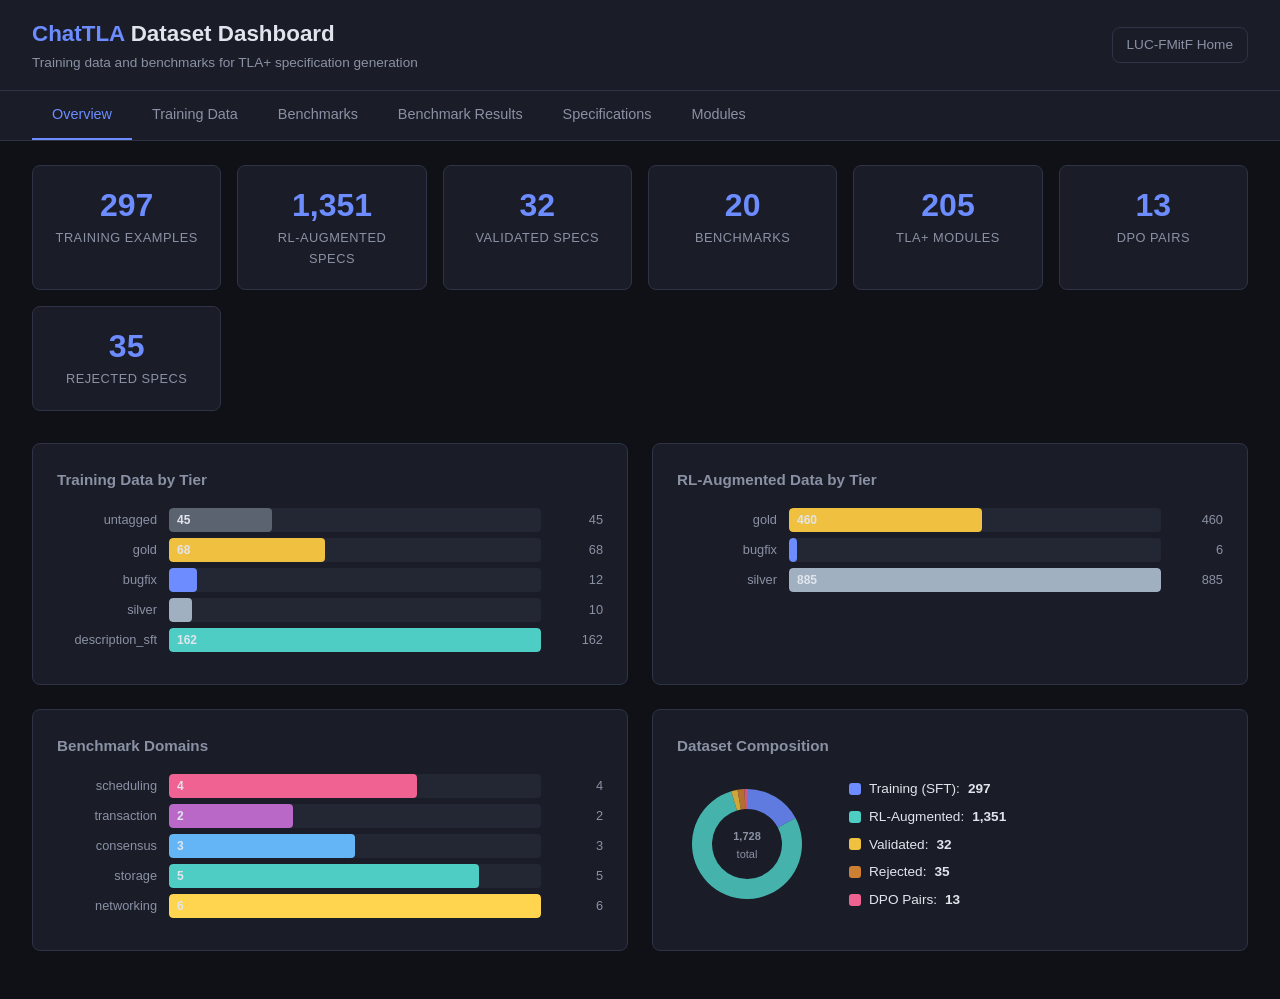
<file: src/_extra/TLA-extraction/data/index.html>
<!DOCTYPE html>
<html lang="en">
<head>
<meta charset="UTF-8">
<meta name="viewport" content="width=device-width, initial-scale=1.0">
<title>ChatTLA Dataset Dashboard — LUC-FMitF</title>
<style>
:root {
  --bg: #0f1117;
  --surface: #1a1d27;
  --surface2: #232733;
  --border: #2e3345;
  --text: #e1e4ed;
  --text-dim: #8b91a5;
  --accent: #6c8cff;
  --accent2: #4ecdc4;
  --gold: #f0c040;
  --silver: #a0b0c0;
  --bronze: #cd7f32;
  --green: #4ecf73;
  --red: #f05050;
  --radius: 8px;
}
* { margin: 0; padding: 0; box-sizing: border-box; }
body {
  font-family: -apple-system, BlinkMacSystemFont, 'Segoe UI', Roboto, sans-serif;
  background: var(--bg);
  color: var(--text);
  line-height: 1.6;
}
a { color: var(--accent); text-decoration: none; }
a:hover { text-decoration: underline; }

/* Header */
.header {
  background: var(--surface);
  border-bottom: 1px solid var(--border);
  padding: 16px 32px;
  display: flex;
  align-items: center;
  gap: 16px;
}
.header h1 { font-size: 1.4rem; font-weight: 600; }
.header h1 span { color: var(--accent); }
.header .subtitle { color: var(--text-dim); font-size: 0.85rem; }
.header .nav-home {
  margin-left: auto;
  color: var(--text-dim);
  font-size: 0.85rem;
  padding: 6px 14px;
  border: 1px solid var(--border);
  border-radius: var(--radius);
}
.header .nav-home:hover { color: var(--text); border-color: var(--accent); text-decoration: none; }

/* Tabs */
.tabs {
  display: flex;
  gap: 0;
  background: var(--surface);
  border-bottom: 1px solid var(--border);
  padding: 0 32px;
  overflow-x: auto;
}
.tab {
  padding: 12px 20px;
  cursor: pointer;
  color: var(--text-dim);
  font-size: 0.9rem;
  border-bottom: 2px solid transparent;
  transition: all 0.2s;
  white-space: nowrap;
  user-select: none;
}
.tab:hover { color: var(--text); }
.tab.active { color: var(--accent); border-bottom-color: var(--accent); }

/* Content */
.content { max-width: 1400px; margin: 0 auto; padding: 24px 32px; }
.panel { display: none; }
.panel.active { display: block; }

/* Stats cards */
.stats-grid {
  display: grid;
  grid-template-columns: repeat(auto-fit, minmax(180px, 1fr));
  gap: 16px;
  margin-bottom: 32px;
}
.stat-card {
  background: var(--surface);
  border: 1px solid var(--border);
  border-radius: var(--radius);
  padding: 20px;
  text-align: center;
}
.stat-card .value {
  font-size: 2rem;
  font-weight: 700;
  color: var(--accent);
  line-height: 1.2;
}
.stat-card .label {
  font-size: 0.8rem;
  color: var(--text-dim);
  margin-top: 4px;
  text-transform: uppercase;
  letter-spacing: 0.5px;
}

/* Section headers */
.section-title {
  font-size: 1.1rem;
  font-weight: 600;
  margin-bottom: 16px;
  color: var(--text);
}

/* Charts */
.chart-container {
  background: var(--surface);
  border: 1px solid var(--border);
  border-radius: var(--radius);
  padding: 24px;
  margin-bottom: 24px;
}
.chart-container h3 { font-size: 0.95rem; margin-bottom: 16px; color: var(--text-dim); }
svg text { fill: var(--text-dim); font-size: 11px; }
svg .axis-line { stroke: var(--border); }
svg .grid-line { stroke: var(--border); stroke-dasharray: 4 4; opacity: 0.5; }

/* Tier badges */
.tier {
  display: inline-block;
  padding: 2px 10px;
  border-radius: 12px;
  font-size: 0.75rem;
  font-weight: 600;
  text-transform: uppercase;
  letter-spacing: 0.5px;
}
.tier.gold { background: rgba(240,192,64,0.15); color: var(--gold); }
.tier.silver { background: rgba(160,176,192,0.15); color: var(--silver); }
.tier.bronze { background: rgba(205,127,50,0.15); color: var(--bronze); }
.tier.bugfix { background: rgba(108,140,255,0.15); color: var(--accent); }
.tier.description_sft { background: rgba(78,205,196,0.15); color: var(--accent2); }
.tier.untagged { background: rgba(139,145,165,0.15); color: var(--text-dim); }

/* Tables */
.table-wrapper {
  background: var(--surface);
  border: 1px solid var(--border);
  border-radius: var(--radius);
  overflow: hidden;
  margin-bottom: 24px;
}
table {
  width: 100%;
  border-collapse: collapse;
}
th, td {
  padding: 10px 16px;
  text-align: left;
  border-bottom: 1px solid var(--border);
  font-size: 0.85rem;
}
th {
  background: var(--surface2);
  color: var(--text-dim);
  font-weight: 600;
  text-transform: uppercase;
  font-size: 0.75rem;
  letter-spacing: 0.5px;
  position: sticky;
  top: 0;
}
tr:hover { background: var(--surface2); }
tr:last-child td { border-bottom: none; }

/* Search / Filter */
.toolbar {
  display: flex;
  gap: 12px;
  margin-bottom: 16px;
  flex-wrap: wrap;
  align-items: center;
}
.search-input {
  background: var(--surface);
  border: 1px solid var(--border);
  border-radius: var(--radius);
  padding: 8px 14px;
  color: var(--text);
  font-size: 0.85rem;
  outline: none;
  min-width: 260px;
}
.search-input:focus { border-color: var(--accent); }
.search-input::placeholder { color: var(--text-dim); }
.filter-btn {
  background: var(--surface);
  border: 1px solid var(--border);
  border-radius: var(--radius);
  padding: 8px 14px;
  color: var(--text-dim);
  font-size: 0.8rem;
  cursor: pointer;
}
.filter-btn:hover, .filter-btn.active { border-color: var(--accent); color: var(--accent); }

/* Code viewer */
.code-viewer {
  background: #0d0f14;
  border: 1px solid var(--border);
  border-radius: var(--radius);
  padding: 16px;
  font-family: 'JetBrains Mono', 'Fira Code', 'Consolas', monospace;
  font-size: 0.8rem;
  line-height: 1.7;
  overflow-x: auto;
  white-space: pre;
  color: #c5cee0;
  max-height: 500px;
  overflow-y: auto;
}
.code-viewer .kw { color: #c678dd; }
.code-viewer .op { color: #56b6c2; }
.code-viewer .cm { color: #5c6370; font-style: italic; }
.code-viewer .str { color: #98c379; }
.code-viewer .mod { color: #e5c07b; font-weight: bold; }

/* Spec card */
.spec-card {
  background: var(--surface);
  border: 1px solid var(--border);
  border-radius: var(--radius);
  margin-bottom: 16px;
  overflow: hidden;
}
.spec-card-header {
  padding: 14px 20px;
  display: flex;
  align-items: center;
  gap: 12px;
  cursor: pointer;
  user-select: none;
}
.spec-card-header:hover { background: var(--surface2); }
.spec-card-header .name { font-weight: 600; font-size: 0.95rem; }
.spec-card-header .source { color: var(--text-dim); font-size: 0.8rem; margin-left: auto; }
.spec-card-header .toggle { color: var(--text-dim); font-size: 0.85rem; transition: transform 0.2s; }
.spec-card-header .toggle.open { transform: rotate(90deg); }
.spec-card-body {
  display: none;
  padding: 0 20px 16px;
  border-top: 1px solid var(--border);
}
.spec-card-body.open { display: block; padding-top: 16px; }
.spec-desc { color: var(--text-dim); font-size: 0.85rem; margin-bottom: 12px; line-height: 1.6; }

/* Bar chart (horizontal) */
.bar-chart { margin: 8px 0; }
.bar-row { display: flex; align-items: center; gap: 12px; margin-bottom: 6px; }
.bar-label { width: 100px; font-size: 0.8rem; color: var(--text-dim); text-align: right; flex-shrink: 0; }
.bar-track { flex: 1; height: 24px; background: var(--surface2); border-radius: 4px; position: relative; overflow: hidden; }
.bar-fill { height: 100%; border-radius: 4px; transition: width 0.5s; display: flex; align-items: center; padding-left: 8px; font-size: 0.75rem; font-weight: 600; }
.bar-value { font-size: 0.8rem; color: var(--text-dim); width: 50px; text-align: right; flex-shrink: 0; }

/* Difficulty dots */
.difficulty { display: flex; gap: 3px; }
.difficulty .dot {
  width: 8px; height: 8px; border-radius: 50%;
  background: var(--border);
}
.difficulty .dot.filled { background: var(--accent); }

/* Pass/fail indicators */
.pass { color: var(--green); font-weight: 600; }
.fail { color: var(--red); }

/* Donut chart */
.donut-container { display: flex; align-items: center; gap: 32px; flex-wrap: wrap; }
.donut-legend { display: flex; flex-direction: column; gap: 6px; }
.legend-item { display: flex; align-items: center; gap: 8px; font-size: 0.85rem; }
.legend-dot { width: 12px; height: 12px; border-radius: 3px; flex-shrink: 0; }

/* Pagination */
.pagination {
  display: flex;
  gap: 8px;
  justify-content: center;
  margin-top: 16px;
  flex-wrap: wrap;
}
.page-btn {
  background: var(--surface);
  border: 1px solid var(--border);
  border-radius: var(--radius);
  padding: 6px 12px;
  color: var(--text-dim);
  font-size: 0.8rem;
  cursor: pointer;
}
.page-btn:hover, .page-btn.active { border-color: var(--accent); color: var(--accent); }
.page-btn:disabled { opacity: 0.4; cursor: default; }

/* Two columns */
.two-col {
  display: grid;
  grid-template-columns: 1fr 1fr;
  gap: 24px;
}
@media (max-width: 900px) { .two-col { grid-template-columns: 1fr; } }

/* Responsive */
@media (max-width: 600px) {
  .header { padding: 12px 16px; flex-wrap: wrap; }
  .content { padding: 16px; }
  .tabs { padding: 0 16px; }
}

/* Loading */
.loading { text-align: center; padding: 60px; color: var(--text-dim); }
.loading .spinner {
  width: 40px; height: 40px;
  border: 3px solid var(--border);
  border-top-color: var(--accent);
  border-radius: 50%;
  animation: spin 0.8s linear infinite;
  margin: 0 auto 16px;
}
@keyframes spin { to { transform: rotate(360deg); } }

.result-count { color: var(--text-dim); font-size: 0.8rem; }
</style>
</head>
<body>

<div class="header">
  <div>
    <h1><span>ChatTLA</span> Dataset Dashboard</h1>
    <div class="subtitle">Training data and benchmarks for TLA+ specification generation</div>
  </div>
  <a href="https://ai4fm.cs.luc.edu/" class="nav-home">LUC-FMitF Home</a>
</div>

<div class="tabs" id="tabs">
  <div class="tab active" data-tab="overview">Overview</div>
  <div class="tab" data-tab="training">Training Data</div>
  <div class="tab" data-tab="benchmarks">Benchmarks</div>
  <div class="tab" data-tab="results">Benchmark Results</div>
  <div class="tab" data-tab="specifications">Specifications</div>
  <div class="tab" data-tab="modules">Modules</div>
</div>

<div class="content">
  <div class="loading" id="loading">
    <div class="spinner"></div>
    Loading dataset...
  </div>

  <!-- Overview -->
  <div class="panel" id="panel-overview">
    <div class="stats-grid" id="stats-grid"></div>
    <div class="two-col">
      <div class="chart-container">
        <h3>Training Data by Tier</h3>
        <div id="chart-train-tiers"></div>
      </div>
      <div class="chart-container">
        <h3>RL-Augmented Data by Tier</h3>
        <div id="chart-aug-tiers"></div>
      </div>
    </div>
    <div class="two-col">
      <div class="chart-container">
        <h3>Benchmark Domains</h3>
        <div id="chart-domains"></div>
      </div>
      <div class="chart-container">
        <h3>Dataset Composition</h3>
        <div id="chart-composition"></div>
      </div>
    </div>
  </div>

  <!-- Training Data -->
  <div class="panel" id="panel-training">
    <div class="toolbar">
      <input class="search-input" id="train-search" placeholder="Search training examples..." />
      <div id="train-filters"></div>
      <span class="result-count" id="train-count"></span>
    </div>
    <div class="table-wrapper" style="max-height: 650px; overflow-y: auto;">
      <table>
        <thead><tr>
          <th style="width:50px">#</th>
          <th style="width:140px">Module</th>
          <th style="width:80px">Tier</th>
          <th>Description</th>
          <th style="width:80px">Spec Size</th>
        </tr></thead>
        <tbody id="train-table"></tbody>
      </table>
    </div>
    <div class="pagination" id="train-pagination"></div>
  </div>

  <!-- Benchmarks -->
  <div class="panel" id="panel-benchmarks">
    <div class="toolbar">
      <input class="search-input" id="bench-search" placeholder="Search benchmarks..." />
    </div>
    <div class="table-wrapper">
      <table>
        <thead><tr>
          <th style="width:70px">ID</th>
          <th>Name</th>
          <th>Description</th>
          <th style="width:100px">Domain</th>
          <th style="width:80px">Difficulty</th>
          <th>Expected Invariants</th>
        </tr></thead>
        <tbody id="bench-table"></tbody>
      </table>
    </div>
  </div>

  <!-- Benchmark Results -->
  <div class="panel" id="panel-results">
    <div class="chart-container">
      <h3>Model Performance: SANY Parse Rate &amp; TLC Model-Check Rate over RL Training Cycles</h3>
      <svg id="timeline-chart" width="100%" height="350"></svg>
    </div>
    <div class="two-col">
      <div class="chart-container">
        <h3>Baseline vs Latest (per benchmark)</h3>
        <div id="comparison-chart"></div>
      </div>
      <div class="chart-container">
        <h3>Latest Results Summary</h3>
        <div id="latest-summary"></div>
      </div>
    </div>
  </div>

  <!-- Specifications -->
  <div class="panel" id="panel-specifications">
    <div class="toolbar">
      <input class="search-input" id="spec-search" placeholder="Search specifications..." />
      <span class="result-count" id="spec-count"></span>
    </div>
    <div id="spec-list"></div>
  </div>

  <!-- Modules -->
  <div class="panel" id="panel-modules">
    <div class="toolbar">
      <input class="search-input" id="module-search" placeholder="Search modules..." />
      <span class="result-count" id="module-count"></span>
    </div>
    <div class="table-wrapper" style="max-height: 700px; overflow-y: auto;">
      <table>
        <thead><tr>
          <th style="width:160px">Module</th>
          <th>Algorithm / Description</th>
          <th style="width:120px">Variables</th>
          <th style="width:120px">Actions</th>
        </tr></thead>
        <tbody id="module-table"></tbody>
      </table>
    </div>
    <div class="pagination" id="module-pagination"></div>
  </div>
</div>

<script>
const TIER_COLORS = {
  gold: '#f0c040', silver: '#a0b0c0', bronze: '#cd7f32',
  bugfix: '#6c8cff', description_sft: '#4ecdc4', untagged: '#5c6370', unknown: '#5c6370'
};
const DOMAIN_COLORS = {
  scheduling: '#f06292', transaction: '#ba68c8', consensus: '#64b5f6',
  storage: '#4ecdc4', networking: '#ffd54f'
};

let DATA = null;

async function loadData() {
  const resp = await fetch('dashboard_data.json');
  DATA = await resp.json();
  document.getElementById('loading').style.display = 'none';
  document.getElementById('panel-overview').classList.add('active');
  renderOverview();
}

// --- Tab switching ---
document.getElementById('tabs').addEventListener('click', (e) => {
  if (!e.target.classList.contains('tab')) return;
  document.querySelectorAll('.tab').forEach(t => t.classList.remove('active'));
  document.querySelectorAll('.panel').forEach(p => p.classList.remove('active'));
  e.target.classList.add('active');
  const tabId = e.target.dataset.tab;
  document.getElementById('panel-' + tabId).classList.add('active');

  if (tabId === 'training' && !document.getElementById('train-table').children.length) renderTraining();
  if (tabId === 'benchmarks' && !document.getElementById('bench-table').children.length) renderBenchmarks();
  if (tabId === 'results') renderResults();
  if (tabId === 'specifications' && !document.getElementById('spec-list').children.length) renderSpecifications();
  if (tabId === 'modules' && !document.getElementById('module-table').children.length) renderModules();
});

// --- Overview ---
function renderOverview() {
  const s = DATA.stats;
  const c = s.counts;
  const cards = [
    { value: c.training_examples, label: 'Training Examples' },
    { value: c.augmented_specs.toLocaleString(), label: 'RL-Augmented Specs' },
    { value: c.validated_specs, label: 'Validated Specs' },
    { value: c.benchmarks, label: 'Benchmarks' },
    { value: DATA.modules.length, label: 'TLA+ Modules' },
    { value: c.dpo_pairs, label: 'DPO Pairs' },
    { value: c.rejected_specs, label: 'Rejected Specs' },
  ];
  document.getElementById('stats-grid').innerHTML = cards.map(c =>
    `<div class="stat-card"><div class="value">${c.value}</div><div class="label">${c.label}</div></div>`
  ).join('');

  renderBarChart('chart-train-tiers', s.train_tiers, TIER_COLORS);
  renderBarChart('chart-aug-tiers', s.augmented_tiers, TIER_COLORS);
  renderBarChart('chart-domains', s.benchmark_domains, DOMAIN_COLORS);

  // Composition donut
  const comp = [
    { label: 'Training (SFT)', value: c.training_examples, color: '#6c8cff' },
    { label: 'RL-Augmented', value: c.augmented_specs, color: '#4ecdc4' },
    { label: 'Validated', value: c.validated_specs, color: '#f0c040' },
    { label: 'Rejected', value: c.rejected_specs, color: '#cd7f32' },
    { label: 'DPO Pairs', value: c.dpo_pairs, color: '#f06292' },
  ];
  renderDonut('chart-composition', comp);
}

function renderBarChart(containerId, data, colors) {
  const maxVal = Math.max(...Object.values(data));
  const container = document.getElementById(containerId);
  container.innerHTML = '<div class="bar-chart">' + Object.entries(data).map(([label, value]) => {
    const pct = (value / maxVal * 100).toFixed(1);
    const color = colors[label] || '#6c8cff';
    return `<div class="bar-row">
      <span class="bar-label">${label}</span>
      <div class="bar-track"><div class="bar-fill" style="width:${pct}%;background:${color}">${value > maxVal * 0.15 ? value : ''}</div></div>
      <span class="bar-value">${value}</span>
    </div>`;
  }).join('') + '</div>';
}

function renderDonut(containerId, items) {
  const total = items.reduce((s, i) => s + i.value, 0);
  const container = document.getElementById(containerId);
  const size = 140, cx = size/2, cy = size/2, r = 55, inner = 35;
  let startAngle = -Math.PI / 2;

  let paths = '';
  items.forEach(item => {
    const angle = (item.value / total) * 2 * Math.PI;
    const endAngle = startAngle + angle;
    const large = angle > Math.PI ? 1 : 0;
    const x1o = cx + r * Math.cos(startAngle), y1o = cy + r * Math.sin(startAngle);
    const x2o = cx + r * Math.cos(endAngle), y2o = cy + r * Math.sin(endAngle);
    const x1i = cx + inner * Math.cos(endAngle), y1i = cy + inner * Math.sin(endAngle);
    const x2i = cx + inner * Math.cos(startAngle), y2i = cy + inner * Math.sin(startAngle);
    paths += `<path d="M${x1o},${y1o} A${r},${r} 0 ${large} 1 ${x2o},${y2o} L${x1i},${y1i} A${inner},${inner} 0 ${large} 0 ${x2i},${y2i} Z" fill="${item.color}" opacity="0.85"/>`;
    startAngle = endAngle;
  });

  container.innerHTML = `<div class="donut-container">
    <svg width="${size}" height="${size}">${paths}
      <text x="${cx}" y="${cy-4}" text-anchor="middle" fill="var(--text)" font-size="18" font-weight="700">${total.toLocaleString()}</text>
      <text x="${cx}" y="${cy+14}" text-anchor="middle" fill="var(--text-dim)" font-size="10">total</text>
    </svg>
    <div class="donut-legend">${items.map(i =>
      `<div class="legend-item"><div class="legend-dot" style="background:${i.color}"></div>${i.label}: <strong>${i.value.toLocaleString()}</strong></div>`
    ).join('')}</div>
  </div>`;
}

// --- Training Data ---
let trainPage = 0;
const TRAIN_PER_PAGE = 30;
let trainFilter = null;

function renderTraining() {
  const tiers = [...new Set(DATA.training_data.map(d => d.tier))];
  document.getElementById('train-filters').innerHTML = `<button class="filter-btn active" onclick="setTrainFilter(null)">All</button>` +
    tiers.map(t => `<button class="filter-btn" onclick="setTrainFilter('${t}')">${t}</button>`).join('');
  renderTrainTable();
  document.getElementById('train-search').oninput = () => { trainPage = 0; renderTrainTable(); };
}

function setTrainFilter(tier) {
  trainFilter = tier;
  trainPage = 0;
  document.querySelectorAll('#train-filters .filter-btn').forEach(b => {
    b.classList.toggle('active', (tier === null && b.textContent === 'All') || b.textContent === tier);
  });
  renderTrainTable();
}

function renderTrainTable() {
  const q = document.getElementById('train-search').value.toLowerCase();
  let items = DATA.training_data;
  if (trainFilter) items = items.filter(d => d.tier === trainFilter);
  if (q) items = items.filter(d => d.module_name.toLowerCase().includes(q) || d.description.toLowerCase().includes(q));

  document.getElementById('train-count').textContent = `${items.length} examples`;
  const page = items.slice(trainPage * TRAIN_PER_PAGE, (trainPage + 1) * TRAIN_PER_PAGE);
  document.getElementById('train-table').innerHTML = page.map(d =>
    `<tr>
      <td>${d.index + 1}</td>
      <td><strong>${escHtml(d.module_name)}</strong></td>
      <td><span class="tier ${d.tier}">${d.tier}</span></td>
      <td style="max-width:500px;overflow:hidden;text-overflow:ellipsis;white-space:nowrap" title="${escAttr(d.description)}">${escHtml(d.description.substring(0, 120))}${d.description.length > 120 ? '...' : ''}</td>
      <td>${formatBytes(d.spec_length)}</td>
    </tr>`
  ).join('');

  const totalPages = Math.ceil(items.length / TRAIN_PER_PAGE);
  renderPagination('train-pagination', totalPages, trainPage, p => { trainPage = p; renderTrainTable(); });
}

// --- Benchmarks ---
function renderBenchmarks() {
  const render = () => {
    const q = document.getElementById('bench-search').value.toLowerCase();
    let items = DATA.benchmarks;
    if (q) items = items.filter(b => b.name.toLowerCase().includes(q) || b.description.toLowerCase().includes(q) || b.domain.toLowerCase().includes(q));
    document.getElementById('bench-table').innerHTML = items.map(b =>
      `<tr>
        <td><strong>${b.id}</strong></td>
        <td>${escHtml(b.name)}</td>
        <td style="max-width:350px">${escHtml(b.description)}</td>
        <td><span style="color:${DOMAIN_COLORS[b.domain] || '#888'}">${b.domain}</span></td>
        <td>${renderDifficulty(b.difficulty)}</td>
        <td>${b.expected_invariants.map(i => `<code style="background:var(--surface2);padding:2px 6px;border-radius:3px;font-size:0.75rem">${escHtml(i)}</code>`).join(' ')}</td>
      </tr>`
    ).join('');
  };
  render();
  document.getElementById('bench-search').oninput = render;
}

function renderDifficulty(level) {
  return '<div class="difficulty">' + Array.from({length: 5}, (_, i) =>
    `<div class="dot ${i < level ? 'filled' : ''}"></div>`
  ).join('') + '</div>';
}

// --- Benchmark Results ---
function renderResults() {
  renderTimeline();
  renderComparison();
  renderLatestSummary();
}

function renderTimeline() {
  const svg = document.getElementById('timeline-chart');
  const data = DATA.benchmark_timeline;
  if (!data.length) return;

  const rect = svg.getBoundingClientRect();
  const W = rect.width || 900, H = 350;
  svg.setAttribute('viewBox', `0 0 ${W} ${H}`);

  const pad = { top: 30, right: 80, bottom: 50, left: 60 };
  const gW = W - pad.left - pad.right;
  const gH = H - pad.top - pad.bottom;

  const maxCycle = Math.max(...data.map(d => d.cycle));
  const minCycle = Math.min(...data.map(d => d.cycle));

  const xScale = c => pad.left + ((c - minCycle) / (maxCycle - minCycle || 1)) * gW;
  const yScale = v => pad.top + (1 - v) * gH;

  // Grid lines
  let html = '';
  for (let v = 0; v <= 1; v += 0.25) {
    const y = yScale(v);
    html += `<line class="grid-line" x1="${pad.left}" y1="${y}" x2="${W-pad.right}" y2="${y}"/>`;
    html += `<text x="${pad.left - 8}" y="${y + 4}" text-anchor="end">${(v*100).toFixed(0)}%</text>`;
  }

  // X axis labels
  const labelInterval = Math.max(1, Math.floor(data.length / 8));
  data.forEach((d, i) => {
    if (i % labelInterval === 0) {
      html += `<text x="${xScale(d.cycle)}" y="${H - 10}" text-anchor="middle">c${d.cycle}</text>`;
    }
  });

  // Lines
  const sanyPoints = data.map(d => `${xScale(d.cycle)},${yScale(d.sany_rate)}`).join(' ');
  const tlcPoints = data.map(d => `${xScale(d.cycle)},${yScale(d.tlc_rate)}`).join(' ');

  html += `<polyline points="${sanyPoints}" fill="none" stroke="#6c8cff" stroke-width="2" opacity="0.8"/>`;
  html += `<polyline points="${tlcPoints}" fill="none" stroke="#4ecdc4" stroke-width="2" opacity="0.8"/>`;

  // Dots on last point
  const last = data[data.length - 1];
  html += `<circle cx="${xScale(last.cycle)}" cy="${yScale(last.sany_rate)}" r="4" fill="#6c8cff"/>`;
  html += `<circle cx="${xScale(last.cycle)}" cy="${yScale(last.tlc_rate)}" r="4" fill="#4ecdc4"/>`;

  // Legend
  html += `<rect x="${W-pad.right+10}" y="${pad.top}" width="10" height="10" fill="#6c8cff" rx="2"/>`;
  html += `<text x="${W-pad.right+24}" y="${pad.top+9}" font-size="11">SANY</text>`;
  html += `<rect x="${W-pad.right+10}" y="${pad.top+20}" width="10" height="10" fill="#4ecdc4" rx="2"/>`;
  html += `<text x="${W-pad.right+24}" y="${pad.top+29}" font-size="11">TLC</text>`;

  // Axis labels
  html += `<text x="${W/2}" y="${H-0}" text-anchor="middle" font-size="12" fill="var(--text-dim)">RL Training Cycle</text>`;

  svg.innerHTML = html;
}

function renderComparison() {
  const container = document.getElementById('comparison-chart');
  const baseline = DATA.benchmark_latest.baseline || [];
  const latest = DATA.benchmark_latest.latest_sft || [];

  if (!baseline.length && !latest.length) {
    container.innerHTML = '<p style="color:var(--text-dim)">No comparison data available.</p>';
    return;
  }

  // Merge by benchmark_id
  const allIds = [...new Set([...baseline.map(b => b.benchmark_id), ...latest.map(b => b.benchmark_id)])].sort();

  const baseMap = Object.fromEntries(baseline.map(b => [b.benchmark_id, b]));
  const latestMap = Object.fromEntries(latest.map(b => [b.benchmark_id, b]));

  container.innerHTML = `<div style="font-size:0.8rem;margin-bottom:12px;color:var(--text-dim)">
    <span style="color:#f05050">&#9632;</span> Baseline (gpt-oss:20b)
    <span style="margin-left:12px;color:#4ecf73">&#9632;</span> Latest SFT (chattla:20b)
  </div>` +
  '<div style="max-height:400px;overflow-y:auto">' +
  allIds.map(id => {
    const b = baseMap[id], l = latestMap[id];
    const name = (l || b).name;
    return `<div style="display:flex;align-items:center;gap:8px;margin-bottom:4px;font-size:0.8rem">
      <span style="width:130px;flex-shrink:0;text-align:right;color:var(--text-dim)">${name}</span>
      <div style="flex:1;display:flex;gap:4px;align-items:center">
        <div style="flex:1;height:16px;background:var(--surface2);border-radius:3px;display:flex;overflow:hidden">
          ${b ? `<div style="width:${b.structural_score*100}%;background:#f05050;opacity:0.6" title="Baseline: ${(b.structural_score*100).toFixed(0)}%"></div>` : ''}
        </div>
        <div style="flex:1;height:16px;background:var(--surface2);border-radius:3px;display:flex;overflow:hidden">
          ${l ? `<div style="width:${l.structural_score*100}%;background:${l.tlc_pass ? '#4ecf73' : l.sany_pass ? '#6c8cff' : '#f05050'};opacity:0.8" title="Latest: ${(l.structural_score*100).toFixed(0)}%"></div>` : ''}
        </div>
        <span style="width:65px;flex-shrink:0;font-size:0.75rem">${l ? (l.tlc_pass ? '<span class="pass">TLC ✓</span>' : l.sany_pass ? '<span style="color:var(--accent)">SANY ✓</span>' : '<span class="fail">fail</span>') : '-'}</span>
      </div>
    </div>`;
  }).join('') + '</div>';
}

function renderLatestSummary() {
  const container = document.getElementById('latest-summary');
  const latest = DATA.benchmark_latest.latest_sft || [];
  if (!latest.length) { container.innerHTML = '<p style="color:var(--text-dim)">No data.</p>'; return; }

  const sany = latest.filter(r => r.sany_pass).length;
  const tlc = latest.filter(r => r.tlc_pass).length;
  const total = latest.length;
  const avgStruct = (latest.reduce((s, r) => s + r.structural_score, 0) / total * 100).toFixed(1);

  container.innerHTML = `
    <div style="margin-bottom:16px">
      <div style="font-size:0.85rem;color:var(--text-dim);margin-bottom:8px">Model: <strong style="color:var(--text)">${latest[0].model}</strong></div>
    </div>
    <div class="bar-chart">
      <div class="bar-row">
        <span class="bar-label">SANY Pass</span>
        <div class="bar-track"><div class="bar-fill" style="width:${sany/total*100}%;background:#6c8cff">${sany}/${total}</div></div>
        <span class="bar-value">${(sany/total*100).toFixed(0)}%</span>
      </div>
      <div class="bar-row">
        <span class="bar-label">TLC Pass</span>
        <div class="bar-track"><div class="bar-fill" style="width:${tlc/total*100}%;background:#4ecdc4">${tlc}/${total}</div></div>
        <span class="bar-value">${(tlc/total*100).toFixed(0)}%</span>
      </div>
      <div class="bar-row">
        <span class="bar-label">Structural</span>
        <div class="bar-track"><div class="bar-fill" style="width:${avgStruct}%;background:#f0c040">${avgStruct}%</div></div>
        <span class="bar-value">${avgStruct}%</span>
      </div>
    </div>
    <div style="margin-top:20px">
      <div style="font-size:0.85rem;color:var(--text-dim);margin-bottom:8px">Per-Benchmark Tiers</div>
      <div style="display:flex;flex-wrap:wrap;gap:6px">
        ${latest.map(r => `<span class="tier ${r.tlc_tier}" title="${r.name}">${r.benchmark_id.replace('BM0','')}</span>`).join('')}
      </div>
    </div>`;
}

// --- Specifications ---
function renderSpecifications() {
  const render = () => {
    const q = document.getElementById('spec-search').value.toLowerCase();
    let items = DATA.validated_specs;
    if (q) items = items.filter(s => s.module_name.toLowerCase().includes(q) || s.source.toLowerCase().includes(q) || s.description.toLowerCase().includes(q));
    document.getElementById('spec-count').textContent = `${items.length} specifications`;
    document.getElementById('spec-list').innerHTML = items.map((s, i) =>
      `<div class="spec-card">
        <div class="spec-card-header" onclick="toggleSpec(this)">
          <span class="toggle">&#9654;</span>
          <span class="name">${escHtml(s.module_name)}</span>
          <span class="tier gold" style="font-size:0.7rem">validated</span>
          <span class="source">${escHtml(s.source)}</span>
        </div>
        <div class="spec-card-body">
          ${s.description ? `<div class="spec-desc">${escHtml(s.description)}</div>` : ''}
          ${s.license ? `<div style="font-size:0.8rem;color:var(--text-dim);margin-bottom:8px">License: ${escHtml(s.license)}</div>` : ''}
          <div class="code-viewer">${highlightTLA(s.tla_content)}</div>
          ${s.cfg_content ? `<div style="margin-top:12px"><div style="font-size:0.8rem;color:var(--text-dim);margin-bottom:4px">TLC Configuration:</div><div class="code-viewer" style="max-height:150px">${escHtml(s.cfg_content)}</div></div>` : ''}
        </div>
      </div>`
    ).join('');
  };
  render();
  document.getElementById('spec-search').oninput = render;
}

function toggleSpec(el) {
  const body = el.nextElementSibling;
  const toggle = el.querySelector('.toggle');
  body.classList.toggle('open');
  toggle.classList.toggle('open');
}

// --- Modules ---
let modulePage = 0;
const MODULE_PER_PAGE = 40;

function renderModules() {
  const render = () => {
    const q = document.getElementById('module-search').value.toLowerCase();
    let items = DATA.modules;
    if (q) items = items.filter(m => m.module_name.toLowerCase().includes(q) || m.algorithm.toLowerCase().includes(q) || m.narrative.toLowerCase().includes(q));
    document.getElementById('module-count').textContent = `${items.length} modules`;

    const page = items.slice(modulePage * MODULE_PER_PAGE, (modulePage + 1) * MODULE_PER_PAGE);
    document.getElementById('module-table').innerHTML = page.map(m =>
      `<tr>
        <td><strong>${escHtml(m.module_name)}</strong></td>
        <td>
          ${m.algorithm ? `<div style="color:var(--accent);font-size:0.8rem;margin-bottom:2px">${escHtml(m.algorithm)}</div>` : ''}
          <div style="color:var(--text-dim);font-size:0.8rem;max-width:400px;overflow:hidden;text-overflow:ellipsis;white-space:nowrap" title="${escAttr(m.narrative)}">${escHtml(m.narrative.substring(0, 150))}</div>
        </td>
        <td style="font-size:0.8rem">${m.variables.slice(0,5).map(v => `<code style="background:var(--surface2);padding:1px 5px;border-radius:3px;font-size:0.7rem">${escHtml(v)}</code>`).join(' ')}${m.variables.length > 5 ? ' <span style="color:var(--text-dim)">+' + (m.variables.length - 5) + '</span>' : ''}</td>
        <td style="font-size:0.8rem">${m.actions.slice(0,4).map(a => `<code style="background:var(--surface2);padding:1px 5px;border-radius:3px;font-size:0.7rem">${escHtml(a)}</code>`).join(' ')}${m.actions.length > 4 ? ' <span style="color:var(--text-dim)">+' + (m.actions.length - 4) + '</span>' : ''}</td>
      </tr>`
    ).join('');

    const totalPages = Math.ceil(items.length / MODULE_PER_PAGE);
    renderPagination('module-pagination', totalPages, modulePage, p => { modulePage = p; render(); });
  };
  render();
  document.getElementById('module-search').oninput = () => { modulePage = 0; render(); };
}

// --- Utilities ---
function escHtml(s) { return (s || '').replace(/&/g,'&amp;').replace(/</g,'&lt;').replace(/>/g,'&gt;'); }
function escAttr(s) { return escHtml(s).replace(/"/g,'&quot;'); }

function formatBytes(b) {
  if (b < 1024) return b + ' B';
  return (b / 1024).toFixed(1) + ' KB';
}

function highlightTLA(code) {
  let s = escHtml(code);
  // Comments
  s = s.replace(/(\\\*.*?)$/gm, '<span class="cm">$1</span>');
  s = s.replace(/(^\(\*[\s\S]*?\*\))/gm, '<span class="cm">$1</span>');
  // Module header/footer
  s = s.replace(/(----+\s*MODULE\s+)(\w+)(\s*----+)/g, '<span class="op">$1</span><span class="mod">$2</span><span class="op">$3</span>');
  s = s.replace(/(====+)/g, '<span class="op">$1</span>');
  // Keywords
  const kws = ['EXTENDS','CONSTANTS?','VARIABLES?','ASSUME','AXIOM','THEOREM','LEMMA','PROPOSITION',
    'LOCAL','INSTANCE','MODULE','LET','IN','IF','THEN','ELSE','CASE','OTHER',
    'CHOOSE','EXCEPT','DOMAIN','ENABLED','UNCHANGED','SUBSET','UNION',
    'SPECIFICATION','INVARIANTS?','PROPERTIES','INIT','NEXT','Spec','Init','Next',
    'TRUE','FALSE','BOOLEAN','STRING','Nat','Int','Real','Seq','Append','Len','Head','Tail',
    'WF_','SF_','TypeOK'];
  const kwRe = new RegExp('\\b(' + kws.join('|') + ')\\b', 'g');
  s = s.replace(kwRe, '<span class="kw">$1</span>');
  // Operators
  s = s.replace(/(\\(?:in|notin|cup|cap|subseteq|supseteq|forall|exists|land|lor|lnot|neg|equiv|implies|leadsto|prec|succ|sim|simeq|approx|cong|ll|gg|leq|geq|A|E|X|F|G|U|W))\b/g, '<span class="op">$1</span>');
  s = s.replace(/(&lt;[=-]&gt;|[=-]&gt;|&lt;[=-]|\\\/|\/\\|#|\\@|~&gt;|\[\]|&lt;&gt;)/g, '<span class="op">$1</span>');
  // Strings
  s = s.replace(/(&quot;[^&]*?&quot;)/g, '<span class="str">$1</span>');
  return s;
}

function renderPagination(containerId, totalPages, current, onPage) {
  if (totalPages <= 1) { document.getElementById(containerId).innerHTML = ''; return; }
  const el = document.getElementById(containerId);
  let html = `<button class="page-btn" ${current === 0 ? 'disabled' : ''} onclick="void(0)">&laquo;</button>`;
  const start = Math.max(0, current - 3);
  const end = Math.min(totalPages, current + 4);
  for (let i = start; i < end; i++) {
    html += `<button class="page-btn ${i === current ? 'active' : ''}" data-page="${i}">${i + 1}</button>`;
  }
  html += `<button class="page-btn" ${current === totalPages - 1 ? 'disabled' : ''} data-page="next">&raquo;</button>`;
  el.innerHTML = html;
  el.onclick = (e) => {
    const btn = e.target.closest('.page-btn');
    if (!btn || btn.disabled) return;
    let p = btn.dataset.page;
    if (p === 'next') p = current + 1;
    else if (p === undefined) p = current - 1;
    else p = parseInt(p);
    if (p >= 0 && p < totalPages) onPage(p);
  };
}

// Initialize
loadData();
</script>
</body>
</html>
</file>
